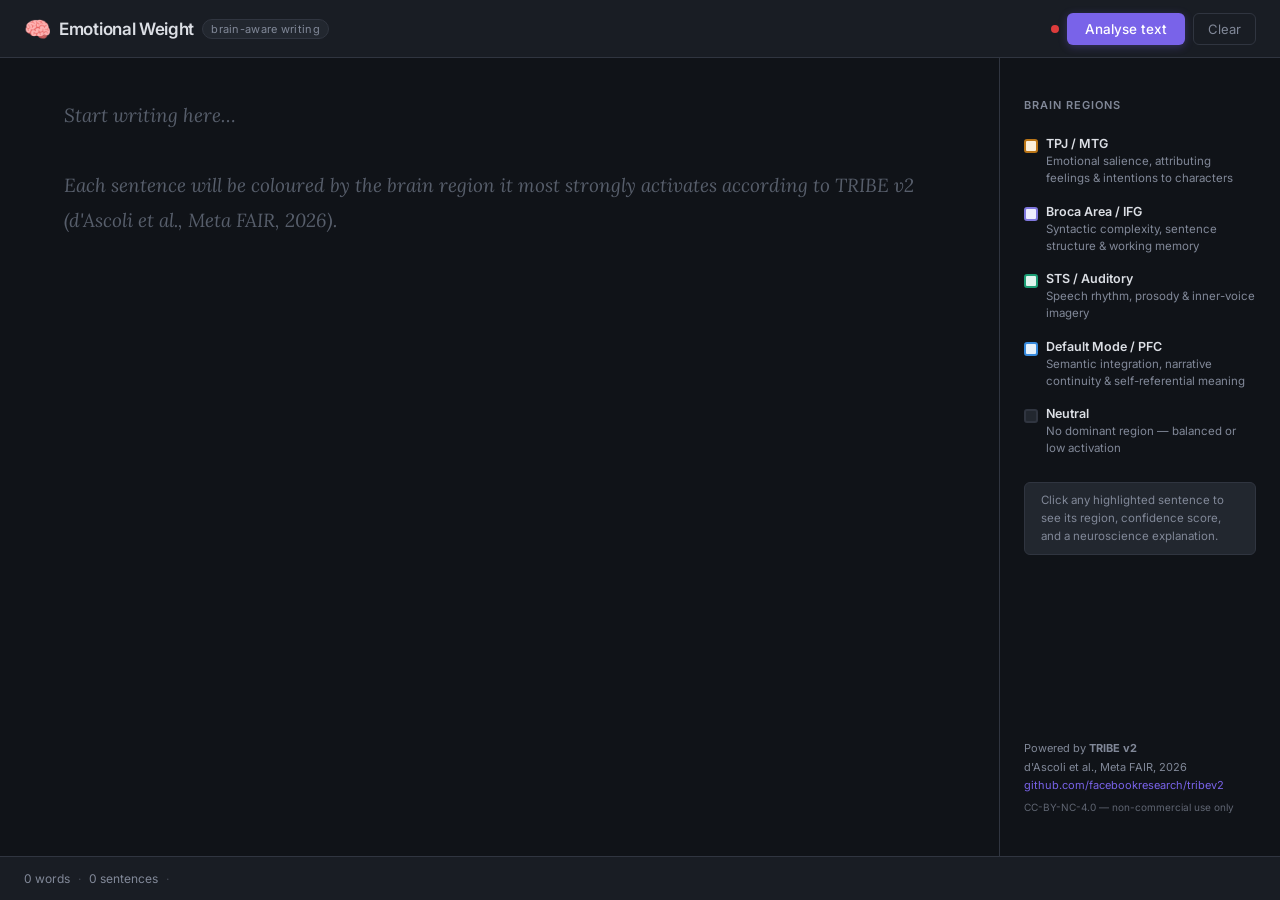
<file: docs/index.html>
<!DOCTYPE html>
<html lang="en">
<head>
  <meta charset="UTF-8" />
  <meta name="viewport" content="width=device-width, initial-scale=1.0" />
  <meta name="description" content="Emotional Weight — a brain-aware writing tool that uses TRIBE v2 to reveal which cortical regions your sentences activate." />
  <title>Emotional Weight — Brain-Aware Text Editor</title>
  <link rel="preconnect" href="https://fonts.googleapis.com" />
  <link rel="preconnect" href="https://fonts.gstatic.com" crossorigin />
  <link href="https://fonts.googleapis.com/css2?family=Inter:wght@300;400;500;600&family=Lora:ital,wght@0,400;0,500;1,400&display=swap" rel="stylesheet" />
  <link rel="stylesheet" href="style.css" />
</head>
<body>

  <!-- ── Header ──────────────────────────────────────────────────────────── -->
  <header class="app-header" role="banner">
    <div class="header-inner">
      <div class="brand">
        <span class="brand-icon" aria-hidden="true">🧠</span>
        <span class="brand-name">Emotional Weight</span>
        <span class="brand-tag">brain-aware writing</span>
      </div>
      <div class="header-actions">
        <span id="status-indicator" class="status-dot status-idle" title="Backend status"></span>
        <button id="btn-analyse" class="btn-primary" onclick="analyse()" aria-label="Analyse text for brain region activation">
          Analyse text
        </button>
        <button id="btn-clear" class="btn-ghost" onclick="clearEditor()" aria-label="Clear editor and reset highlights">
          Clear
        </button>
      </div>
    </div>
  </header>

  <!-- ── Error banner (shown on API failure) ──────────────────────────────── -->
  <div id="error-banner" class="error-banner hidden" role="alert" aria-live="assertive">
    <p id="error-message"></p>
    <button class="error-dismiss" onclick="dismissError()" aria-label="Dismiss error">×</button>
  </div>

  <!-- ── Main content area ────────────────────────────────────────────────── -->
  <main class="app-body" role="main">

    <!-- Writing panel -->
    <section class="writing-panel" aria-label="Text editor">

      <!-- Textarea (shown before analysis) -->
      <div id="editor-wrapper" class="editor-wrapper">
        <textarea
          id="editor"
          class="editor-textarea"
          placeholder="Start writing here…&#10;&#10;Each sentence will be coloured by the brain region it most strongly activates according to TRIBE v2 (d'Ascoli et al., Meta FAIR, 2026)."
          aria-label="Writing area"
          spellcheck="true"
        ></textarea>
      </div>

      <!-- Highlighted output (shown after analysis) -->
      <div id="output-wrapper" class="output-wrapper hidden" aria-live="polite" aria-label="Highlighted analysis output">
        <div id="output" class="output-content"></div>
        <button class="btn-ghost btn-edit" id="btn-edit" onclick="returnToEditor()" aria-label="Return to editing mode">
          ← Edit text
        </button>
      </div>

      <!-- Loading overlay -->
      <div id="loading-overlay" class="loading-overlay hidden" role="status" aria-label="Analysing text">
        <div class="spinner" aria-hidden="true"></div>
        <p class="loading-text">Running TRIBE v2 on CPU…</p>
        <p class="loading-sub">Predicting cortical activation across 20,484 vertices · ~60–120 s per sentence on free CPU</p>
      </div>

    </section>

    <!-- Legend panel -->
    <aside class="legend-panel" role="complementary" aria-label="Brain region legend">
      <h2 class="legend-title">Brain Regions</h2>

      <ul class="legend-list" role="list">

        <li class="legend-item">
          <span class="legend-swatch swatch-tpj" aria-hidden="true"></span>
          <div class="legend-text">
            <strong class="legend-region">TPJ / MTG</strong>
            <span class="legend-desc">Emotional salience, attributing feelings &amp; intentions to characters</span>
          </div>
        </li>

        <li class="legend-item">
          <span class="legend-swatch swatch-broca" aria-hidden="true"></span>
          <div class="legend-text">
            <strong class="legend-region">Broca Area / IFG</strong>
            <span class="legend-desc">Syntactic complexity, sentence structure &amp; working memory</span>
          </div>
        </li>

        <li class="legend-item">
          <span class="legend-swatch swatch-sts" aria-hidden="true"></span>
          <div class="legend-text">
            <strong class="legend-region">STS / Auditory</strong>
            <span class="legend-desc">Speech rhythm, prosody &amp; inner-voice imagery</span>
          </div>
        </li>

        <li class="legend-item">
          <span class="legend-swatch swatch-dmn" aria-hidden="true"></span>
          <div class="legend-text">
            <strong class="legend-region">Default Mode / PFC</strong>
            <span class="legend-desc">Semantic integration, narrative continuity &amp; self-referential meaning</span>
          </div>
        </li>

        <li class="legend-item">
          <span class="legend-swatch swatch-neutral" aria-hidden="true"></span>
          <div class="legend-text">
            <strong class="legend-region">Neutral</strong>
            <span class="legend-desc">No dominant region — balanced or low activation</span>
          </div>
        </li>

      </ul>

      <div class="legend-note">
        <p>Click any highlighted sentence to see its region, confidence score, and a neuroscience explanation.</p>
      </div>

      <div class="legend-credit">
        <p>Powered by <strong>TRIBE v2</strong><br />d'Ascoli et al., Meta FAIR, 2026<br />
        <a href="https://github.com/facebookresearch/tribev2" target="_blank" rel="noopener" class="credit-link">github.com/facebookresearch/tribev2</a></p>
        <p class="license-note">CC-BY-NC-4.0 — non-commercial use only</p>
      </div>
    </aside>
  </main>

  <!-- ── Footer ───────────────────────────────────────────────────────────── -->
  <footer class="app-footer" role="contentinfo">
    <span id="word-count">0 words</span>
    <span class="footer-sep" aria-hidden="true">·</span>
    <span id="sentence-count">0 sentences</span>
    <span class="footer-sep" aria-hidden="true">·</span>
    <span id="region-summary" class="region-summary"></span>
  </footer>

  <!-- ── Tooltip / Popover ─────────────────────────────────────────────────── -->
  <div id="sentence-tooltip" class="sentence-tooltip hidden" role="dialog" aria-modal="false" aria-label="Sentence brain region details">
    <button class="tooltip-close" id="tooltip-close-btn" onclick="closeTooltip()" aria-label="Close tooltip">×</button>
    <div class="tooltip-region" id="tooltip-region-name"></div>
    <div class="tooltip-confidence" id="tooltip-confidence"></div>
    <p class="tooltip-explanation" id="tooltip-explanation"></p>
  </div>

  <script src="app.js"></script>
</body>
</html>
</file>
<file: docs/style.css>
/* ============================================================
   Emotional Weight — Design System & Stylesheet
   ============================================================
   Typography : Inter (UI) + Lora (writing area — serif for prose)
   Color system: HSL-based tokens, dark-mode-ready
   ============================================================ */

/* ── Custom Properties (Design Tokens) ────────────────────── */
:root {
  /* Palette */
  --c-bg:            hsl(220, 20%, 8%);
  --c-surface:       hsl(220, 18%, 12%);
  --c-surface-2:     hsl(220, 16%, 16%);
  --c-border:        hsl(220, 14%, 22%);
  --c-text:          hsl(220, 15%, 88%);
  --c-text-muted:    hsl(220, 10%, 55%);
  --c-accent:        hsl(250, 75%, 65%);
  --c-accent-hover:  hsl(250, 80%, 72%);

  /* Region highlight tokens */
  --tpj-bg:          #FAEEDA;
  --tpj-border:      #BA7517;
  --tpj-text:        #5C3806;
  --broca-bg:        #EEEDFE;
  --broca-border:    #7F77DD;
  --broca-text:      #3B3584;
  --sts-bg:          #E1F5EE;
  --sts-border:      #1D9E75;
  --sts-text:        #0D5F45;
  --dmn-bg:          #E6F1FB;
  --dmn-border:      #378ADD;
  --dmn-text:        #1A4D80;

  /* Spacing */
  --sp-xs:   4px;
  --sp-sm:   8px;
  --sp-md:   16px;
  --sp-lg:   24px;
  --sp-xl:   40px;

  /* Typography */
  --font-ui:    'Inter', system-ui, sans-serif;
  --font-prose: 'Lora', Georgia, serif;

  /* Radii */
  --r-sm:  6px;
  --r-md:  10px;
  --r-lg:  16px;

  /* Transitions */
  --t-fast:  0.12s ease;
  --t-base:  0.22s ease;
}

/* ── Reset ────────────────────────────────────────────────── */
*, *::before, *::after { box-sizing: border-box; margin: 0; padding: 0; }

html { height: 100%; scroll-behavior: smooth; }

body {
  font-family: var(--font-ui);
  background: var(--c-bg);
  color: var(--c-text);
  min-height: 100vh;
  display: flex;
  flex-direction: column;
  -webkit-font-smoothing: antialiased;
}

/* ── Header ─────────────────────────────────────────────────── */
.app-header {
  position: sticky;
  top: 0;
  z-index: 100;
  background: var(--c-surface);
  border-bottom: 1px solid var(--c-border);
  padding: 0 var(--sp-lg);
  height: 58px;
  backdrop-filter: blur(12px);
  -webkit-backdrop-filter: blur(12px);
}

.header-inner {
  display: flex;
  align-items: center;
  justify-content: space-between;
  height: 100%;
  max-width: 1400px;
  margin: 0 auto;
  width: 100%;
}

.brand {
  display: flex;
  align-items: center;
  gap: var(--sp-sm);
}

.brand-icon { font-size: 22px; }

.brand-name {
  font-size: 17px;
  font-weight: 600;
  letter-spacing: -0.3px;
  color: var(--c-text);
}

.brand-tag {
  font-size: 11px;
  font-weight: 400;
  color: var(--c-text-muted);
  background: var(--c-surface-2);
  padding: 2px 8px;
  border-radius: 20px;
  border: 1px solid var(--c-border);
  letter-spacing: 0.3px;
  text-transform: lowercase;
}

.header-actions {
  display: flex;
  align-items: center;
  gap: var(--sp-sm);
}

/* ── Status Dot ─────────────────────────────────────────────── */
.status-dot {
  width: 8px;
  height: 8px;
  border-radius: 50%;
  display: inline-block;
  cursor: help;
  transition: background var(--t-base);
}
.status-idle    { background: var(--c-border); }
.status-loading { background: hsl(40, 90%, 55%); animation: pulse-dot 1.2s infinite; }
.status-ready   { background: hsl(150, 70%, 45%); }
.status-offline { background: hsl(0, 70%, 55%); }

@keyframes pulse-dot {
  0%, 100% { opacity: 1; }
  50%       { opacity: 0.35; }
}

/* ── Buttons ────────────────────────────────────────────────── */
.btn-primary {
  background: var(--c-accent);
  color: white;
  border: none;
  border-radius: var(--r-sm);
  padding: 8px 18px;
  font-family: var(--font-ui);
  font-size: 13.5px;
  font-weight: 500;
  cursor: pointer;
  transition: background var(--t-fast), transform var(--t-fast), box-shadow var(--t-fast);
  box-shadow: 0 2px 8px hsl(250 75% 65% / 0.3);
}
.btn-primary:hover  { background: var(--c-accent-hover); transform: translateY(-1px); box-shadow: 0 4px 16px hsl(250 75% 65% / 0.4); }
.btn-primary:active { transform: translateY(0); }
.btn-primary:disabled { opacity: 0.5; cursor: not-allowed; transform: none; }

.btn-ghost {
  background: transparent;
  color: var(--c-text-muted);
  border: 1px solid var(--c-border);
  border-radius: var(--r-sm);
  padding: 7px 14px;
  font-family: var(--font-ui);
  font-size: 13px;
  cursor: pointer;
  transition: color var(--t-fast), border-color var(--t-fast), background var(--t-fast);
}
.btn-ghost:hover {
  color: var(--c-text);
  border-color: var(--c-text-muted);
  background: var(--c-surface-2);
}
.btn-edit {
  display: block;
  margin: var(--sp-lg) auto 0;
}

/* ── Main body layout ────────────────────────────────────────── */
.app-body {
  display: grid;
  grid-template-columns: 1fr 280px;
  gap: 0;
  flex: 1;
  max-width: 1400px;
  width: 100%;
  margin: 0 auto;
}

/* ── Writing Panel ──────────────────────────────────────────── */
.writing-panel {
  position: relative;
  border-right: 1px solid var(--c-border);
  display: flex;
  flex-direction: column;
  min-height: calc(100vh - 58px - 44px); /* viewport minus header & footer */
}

.editor-wrapper, .output-wrapper {
  flex: 1;
  display: flex;
  flex-direction: column;
  padding: var(--sp-xl) clamp(var(--sp-lg), 5vw, 80px);
}

.editor-textarea {
  flex: 1;
  width: 100%;
  min-height: 480px;
  background: transparent;
  border: none;
  outline: none;
  resize: none;
  font-family: var(--font-prose);
  font-size: 19px;
  line-height: 1.85;
  color: var(--c-text);
  caret-color: var(--c-accent);
}
.editor-textarea::placeholder {
  color: hsl(220, 10%, 38%);
  font-style: italic;
}

/* ── Highlighted output ─────────────────────────────────────── */

/*
  The output wrapper uses a light background so that:
  - Neutral sentences (no highlight) remain readable (dark text on off-white)
  - Coloured highlight spans blend naturally with the content area
*/
.output-wrapper {
  background: hsl(220, 20%, 97%);
  border-radius: var(--r-lg) var(--r-lg) 0 0;
  margin: var(--sp-lg) var(--sp-lg) 0;
  border: 1px solid hsl(220, 20%, 88%);
  border-bottom: none;
}

.output-content {
  font-family: var(--font-prose);
  font-size: 19px;
  line-height: 1.95;
  color: hsl(220, 15%, 18%);  /* readable on the light output-wrapper bg */
}

/* Sentence enter animation (stagger controlled via JS animationDelay) */
@keyframes sentence-in {
  from { opacity: 0; transform: translateY(4px); }
  to   { opacity: 1; transform: translateY(0); }
}
.sentence-enter {
  animation: sentence-in 0.28s ease both;
}

.sentence-span {
  display: inline;
  border-radius: 3px;
  padding: 1px 2px;
  cursor: pointer;
  transition: filter var(--t-fast), box-shadow var(--t-fast);
  border-left: 3px solid transparent;
  padding-left: 5px;
  margin-right: 1px;
}
.sentence-span:hover { filter: brightness(0.92); box-shadow: 0 1px 8px rgba(0,0,0,0.14); }
.sentence-span:focus-visible { outline: 2px solid var(--c-accent); outline-offset: 2px; border-radius: 2px; }

/* Neutral sentences — no highlight, inherit the output-wrapper's off-white bg */
.sentence-span:not([class*="region-"]) {
  color: hsl(220, 12%, 30%);
  border-left-color: hsl(220, 12%, 80%);
}

/* Region highlight classes */
.region-tpj {
  background: var(--tpj-bg);
  border-left-color: var(--tpj-border);
  color: var(--tpj-text);
}
.region-broca {
  background: var(--broca-bg);
  border-left-color: var(--broca-border);
  color: var(--broca-text);
}
.region-sts {
  background: var(--sts-bg);
  border-left-color: var(--sts-border);
  color: var(--sts-text);
}
.region-dmn {
  background: var(--dmn-bg);
  border-left-color: var(--dmn-border);
  color: var(--dmn-text);
}

/* ── Loading overlay ────────────────────────────────────────── */
.loading-overlay {
  position: absolute;
  inset: 0;
  background: hsl(220, 20%, 8%, 0.88);
  backdrop-filter: blur(6px);
  display: flex;
  flex-direction: column;
  align-items: center;
  justify-content: center;
  gap: var(--sp-md);
  z-index: 50;
}

.spinner {
  width: 44px;
  height: 44px;
  border: 3px solid var(--c-border);
  border-top-color: var(--c-accent);
  border-radius: 50%;
  animation: spin 0.8s linear infinite;
}
@keyframes spin { to { transform: rotate(360deg); } }

.loading-text {
  font-size: 16px;
  font-weight: 500;
  color: var(--c-text);
}
.loading-sub {
  font-size: 12px;
  color: var(--c-text-muted);
  text-align: center;
  max-width: 280px;
}

/* ── Legend panel ───────────────────────────────────────────── */
.legend-panel {
  padding: var(--sp-xl) var(--sp-lg);
  display: flex;
  flex-direction: column;
  gap: var(--sp-lg);
}

.legend-title {
  font-size: 11px;
  font-weight: 600;
  text-transform: uppercase;
  letter-spacing: 1px;
  color: var(--c-text-muted);
}

.legend-list {
  list-style: none;
  display: flex;
  flex-direction: column;
  gap: var(--sp-md);
}

.legend-item {
  display: flex;
  align-items: flex-start;
  gap: var(--sp-sm);
}

.legend-swatch {
  width: 14px;
  height: 14px;
  border-radius: 3px;
  flex-shrink: 0;
  margin-top: 3px;
  border: 2px solid transparent;
}
.swatch-tpj     { background: var(--tpj-bg);    border-color: var(--tpj-border); }
.swatch-broca   { background: var(--broca-bg);  border-color: var(--broca-border); }
.swatch-sts     { background: var(--sts-bg);    border-color: var(--sts-border); }
.swatch-dmn     { background: var(--dmn-bg);    border-color: var(--dmn-border); }
.swatch-neutral { background: var(--c-surface-2); border-color: var(--c-border); }

.legend-text { display: flex; flex-direction: column; gap: 2px; }

.legend-region {
  font-size: 12.5px;
  font-weight: 600;
  color: var(--c-text);
}
.legend-desc {
  font-size: 11.5px;
  color: var(--c-text-muted);
  line-height: 1.5;
}

.legend-note {
  background: var(--c-surface-2);
  border: 1px solid var(--c-border);
  border-radius: var(--r-sm);
  padding: var(--sp-sm) var(--sp-md);
  font-size: 11.5px;
  color: var(--c-text-muted);
  line-height: 1.6;
}

.legend-credit {
  margin-top: auto;
  font-size: 11px;
  color: var(--c-text-muted);
  line-height: 1.7;
}
.credit-link {
  color: var(--c-accent);
  text-decoration: none;
}
.credit-link:hover { text-decoration: underline; }
.license-note {
  margin-top: 4px;
  font-size: 10px;
  opacity: 0.7;
}

/* ── Error banner ────────────────────────────────────────────── */
.error-banner {
  background: hsl(0, 70%, 95%);
  border: 1px solid hsl(0, 60%, 80%);
  border-top: none;
  padding: 10px var(--sp-lg);
  display: flex;
  align-items: center;
  gap: var(--sp-sm);
  font-size: 13px;
  color: hsl(0, 55%, 35%);
  animation: slide-down 0.2s ease;
}
@keyframes slide-down {
  from { opacity: 0; transform: translateY(-6px); }
  to   { opacity: 1; transform: translateY(0); }
}
.error-banner p { flex: 1; }
.error-dismiss {
  background: none; border: none;
  font-size: 18px; cursor: pointer;
  color: hsl(0, 40%, 55%);
  flex-shrink: 0;
  line-height: 1;
}
.error-dismiss:hover { color: hsl(0, 55%, 35%); }

/* ── Footer ─────────────────────────────────────────────────── */
.app-footer {
  height: 44px;
  border-top: 1px solid var(--c-border);
  background: var(--c-surface);
  display: flex;
  align-items: center;
  padding: 0 var(--sp-lg);
  gap: var(--sp-sm);
  font-size: 12px;
  color: var(--c-text-muted);
  position: sticky;
  bottom: 0;
  z-index: 10;
}
.footer-sep { opacity: 0.4; }
.region-summary { margin-left: auto; font-size: 11px; }

/* ── Sentence Tooltip / Popover ─────────────────────────────── */
.sentence-tooltip {
  position: absolute;
  z-index: 200;
  background: white;
  border: 1px solid var(--c-border);
  border-radius: var(--r-md);
  padding: var(--sp-md);
  max-width: 320px;
  box-shadow: 0 8px 32px rgba(0,0,0,0.22);
  animation: tooltip-in var(--t-base) ease;
}
@keyframes tooltip-in {
  from { opacity: 0; transform: translateY(6px); }
  to   { opacity: 1; transform: translateY(0); }
}
.tooltip-close {
  position: absolute;
  top: 8px; right: 10px;
  background: none; border: none;
  font-size: 18px; cursor: pointer;
  color: hsl(0,0%,55%);
  line-height: 1;
}
.tooltip-close:hover { color: hsl(0,0%,20%); }
.tooltip-region {
  font-size: 13px;
  font-weight: 600;
  color: hsl(250, 50%, 35%);
  margin-bottom: 2px;
  padding-right: 20px;
}
.tooltip-confidence {
  font-size: 11.5px;
  color: hsl(0,0%,55%);
  margin-bottom: var(--sp-sm);
  font-variant-numeric: tabular-nums;
}
.tooltip-explanation {
  font-size: 13px;
  line-height: 1.65;
  color: hsl(0,0%,25%);
}

/* ── Responsive ─────────────────────────────────────────────── */
@media (max-width: 768px) {
  .app-body {
    grid-template-columns: 1fr;
  }
  .legend-panel {
    border-top: 1px solid var(--c-border);
    border-right: none;
    padding: var(--sp-lg);
  }
  .writing-panel {
    border-right: none;
  }
  .output-wrapper {
    margin: var(--sp-sm);
  }
  .brand-tag { display: none; }
}

/* ── Utility ─────────────────────────────────────────────────── */
.hidden { display: none !important; }
</file>
